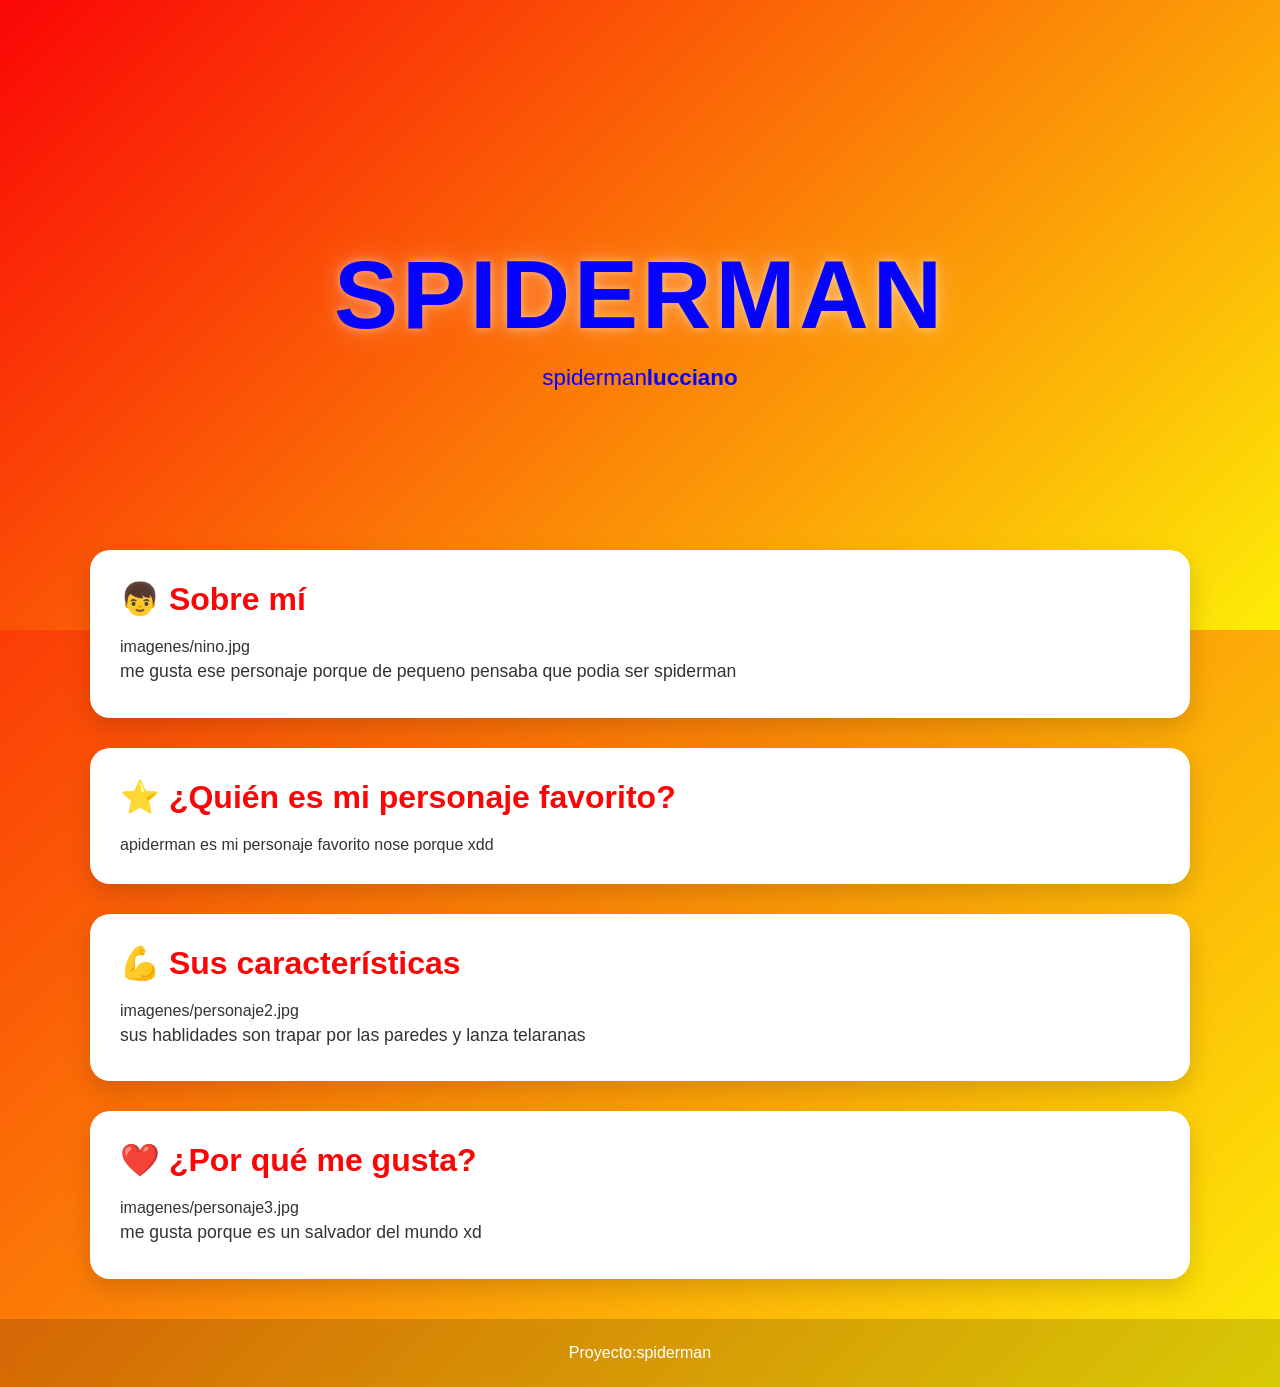
<file: docs/personajeFavorito/index.html>
<!DOCTYPE html>
<html lang="es">

<head>
    <meta charset="UTF-8">
    <meta name="viewport" content="width=device-width, initial-scale=1.0">
    <title>lucciano</title>
    <link rel="stylesheet" href="style.css">
</head>

<body>

    <header class="hero">
        <div class="hero-content">
            <h1>spiderman</h1>
            <p>spiderman<strong>lucciano</strong></p>
        </div>
    </header>

    <main>

        <section class="card">
            <h2>👦 Sobre mí</h2>
            imagenes/nino.jpg

            <p>
                me gusta ese personaje porque de pequeno pensaba que podia ser spiderman
                
    
            </p>
        </section>

        <section class="card">
            <h2>⭐ ¿Quién es mi personaje favorito?</h2>
            apiderman es mi personaje favorito nose porque xdd

      
            </p>
        </section>

        <section class="card">
            <h2>💪 Sus características</h2>
            imagenes/personaje2.jpg

            <p>
                sus hablidades son trapar por las paredes y lanza telaranas
            </p>
        </section>

        <section class="card">
            <h2>❤️ ¿Por qué me gusta?</h2>
            imagenes/personaje3.jpg

            <p>
                me gusta porque es un salvador del mundo xd
                
            </p>
        </section>

    </main>

    <footer>
        <p>Proyecto:spiderman</p>
    </footer>

</body>

</html>
</file>
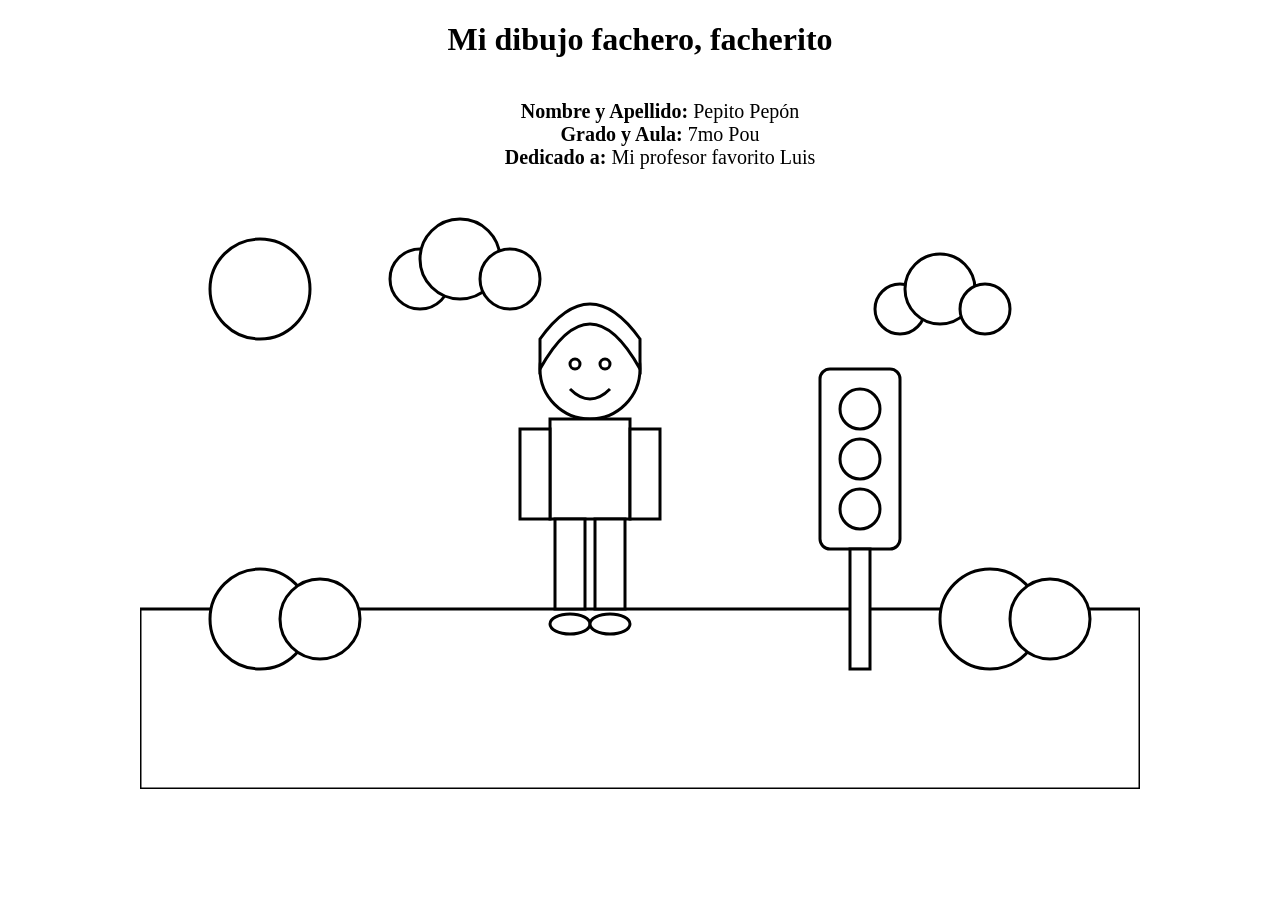
<file: docs/semaforoRGB/index.html>
<!DOCTYPE html>
<html lang="es">
<head>
    <meta charset="UTF-8">
    <title>Dibujo para colorear</title>
    <link rel="stylesheet" href="estilos.css">
</head>
<body>
<h1>Mi dibujo fachero, facherito</h1>
<ul>
  <li><strong>Nombre y Apellido:</strong> Pepito Pepón</li>
  <li><strong>Grado y Aula:</strong> 7mo Pou</li>
  <li><strong>Dedicado a:</strong> Mi profesor favorito Luis</li>
</ul>
<svg viewBox="0 0 1000 600" class="dibujo cielo">

    <!-- Sol -->
    <circle class="sol" cx="120" cy="100" r="50"/>

    <!-- Nubes -->
    <g class="nube">
        <circle class="nube-cuerpo" cx="280" cy="90" r="30"/>
        <circle class="nube-cuerpo" cx="320" cy="70" r="40"/>
        <circle class="nube-cuerpo" cx="370" cy="90" r="30"/>
    </g>

    <g class="nube">
        <circle class="nube-cuerpo" cx="760" cy="120" r="25"/>
        <circle class="nube-cuerpo" cx="800" cy="100" r="35"/>
        <circle class="nube-cuerpo" cx="845" cy="120" r="25"/>
    </g>

    <!-- Césped -->
    <rect class="cesped" x="0" y="420" width="1000" height="180"/>

    <!-- Arbustos -->
    <circle class="arbusto" cx="120" cy="430" r="50"/>
    <circle class="arbusto" cx="180" cy="430" r="40"/>

    <circle class="arbusto" cx="850" cy="430" r="50"/>
    <circle class="arbusto" cx="910" cy="430" r="40"/>

    <!-- Semáforo -->
    <g class="semaforo">

        <rect class="cuerpo-semaforo"
              x="680"
              y="180"
              width="80"
              height="180"
              rx="10"/>

        <circle class="luz-roja"
                cx="720"
                cy="220"
                r="20"/>

        <circle class="luz-amarilla"
                cx="720"
                cy="270"
                r="20"/>

        <circle class="luz-verde"
                cx="720"
                cy="320"
                r="20"/>

        <rect class="palo-semaforo"
              x="710"
              y="360"
              width="20"
              height="120"/>

    </g>

    <!-- Persona -->

    <!-- Cabeza -->
    <circle class="piel"
            cx="450"
            cy="180"
            r="50"/>

    <!-- Cabello -->
    <path class="cabello"
          d="M400 180
             Q450 90 500 180
             L500 150
             Q450 80 400 150 Z"/>

    <!-- Ojos -->
    <circle class="ojo"
            cx="435"
            cy="175"
            r="5"/>

    <circle class="ojo"
            cx="465"
            cy="175"
            r="5"/>

    <!-- Sonrisa -->
    <path class="boca"
          d="M430 200 Q450 220 470 200"/>

    <!-- Polo -->
    <rect class="polo"
          x="410"
          y="230"
          width="80"
          height="100"/>

    <!-- Brazos -->
    <rect class="piel"
          x="380"
          y="240"
          width="30"
          height="90"/>

    <rect class="piel"
          x="490"
          y="240"
          width="30"
          height="90"/>

    <!-- Pantalón -->
    <rect class="pantalon"
          x="415"
          y="330"
          width="30"
          height="90"/>

    <rect class="pantalon"
          x="455"
          y="330"
          width="30"
          height="90"/>

    <!-- Zapatos -->
    <ellipse class="zapato"
             cx="430"
             cy="435"
             rx="20"
             ry="10"/>

    <ellipse class="zapato"
             cx="470"
             cy="435"
             rx="20"
             ry="10"/>

</svg>

</body>
</html>
</file>
<file: docs/personajeFavorito/style.css>
/*======================================
  PALETA DE COLORES
======================================*/
:root {
    --color-primario: #fa0606;
    --color-secundario: #fded07;
}

/*======================================
  CONFIGURACIÓN GENERAL
======================================*/
* {
    margin: 0;
    padding: 0;
    box-sizing: border-box;
}

body {
    font-family: "Segoe UI", Arial, sans-serif;

    background: linear-gradient(
        135deg,
        var(--color-primario),
        var(--color-secundario)
    );

    min-height: 100vh;
    color: #333;
}

/*======================================
  HERO
======================================*/
.hero {
    height: 70vh;

    display: flex;
    justify-content: center;
    align-items: center;

    text-align: center;

    background: linear-gradient(
        135deg,
        var(--color-primario),
        var(--color-secundario)
    );

    color: rgb(6, 2, 255);
}

.hero-content {
    animation: aparecer 1.5s ease;
}

.hero h1 {
    font-size: clamp(3rem, 8vw, 6rem);
    letter-spacing: 4px;
    text-transform: uppercase;

    text-shadow:
        0 0 10px rgba(255,255,255,.5),
        0 0 30px rgba(255,255,255,.3);

    animation: flotar 3s ease-in-out infinite;
}

.hero p {
    font-size: 1.4rem;
    margin-top: 15px;
}

/*======================================
  CONTENEDOR
======================================*/
main {
    width: 90%;
    max-width: 1100px;

    margin: -80px auto 40px;
}

/*======================================
  TARJETAS
======================================*/
.card {
    background: white;

    margin-bottom: 30px;
    padding: 30px;

    border-radius: 20px;

    box-shadow: 0 10px 25px rgba(0,0,0,.15);

    transition: .3s;
}

.card:hover {
    transform: translateY(-8px);
}

.card h2 {
    color: var(--color-primario);
    margin-bottom: 20px;
    font-size: 2rem;
}

.card img {
    width: 100%;
    max-width: 450px;

    display: block;
    margin: 20px auto;

    border-radius: 15px;

    transition: .4s;
}

.card img:hover {
    transform: scale(1.05);
}

.card p {
    font-size: 1.1rem;
    line-height: 1.8;
}

/*======================================
  FOOTER
======================================*/
footer {
    text-align: center;

    padding: 25px;

    color: white;

    background: rgba(0,0,0,.15);

    backdrop-filter: blur(5px);
}

/*======================================
  ANIMACIONES
======================================*/
@keyframes aparecer {
    from {
        opacity: 0;
        transform: translateY(40px);
    }

    to {
        opacity: 1;
        transform: translateY(0);
    }
}

@keyframes flotar {
    0% {
        transform: translateY(0);
    }

    50% {
        transform: translateY(-10px);
    }

    100% {
        transform: translateY(0);
    }
}

/*======================================
  RESPONSIVE
======================================*/
@media (max-width: 768px) {

    .hero {
        height: 55vh;
    }

    .hero p {
        font-size: 1rem;
    }

    .card {
        padding: 20px;
    }

    .card h2 {
        font-size: 1.5rem;
    }
}
</file>
<file: docs/semaforoRGB/estilos.css>
body{
    margin:0;
    display:flex;
    justify-content:center;
    background:white;
    flex-direction: column;
    align-items: center;

}
h1 {
  text-align: center;
}
ul {
  list-style-type: none;
  display: flex;
  flex-direction: column;
  align-items: center;
  font-size: 20px;
}
.dibujo{
    width:1000px;
}

.cielo,
.sol,
.nube-cuerpo,
.cesped,
.arbusto,
.cuerpo-semaforo,
.luz-roja,
.luz-amarilla,
.luz-verde,
.palo-semaforo,
.piel,
.cabello,
.ojo,
.polo,
.pantalon,
.zapato{
    fill:white;
    stroke:black;
    stroke-width:3;
}
</file>
